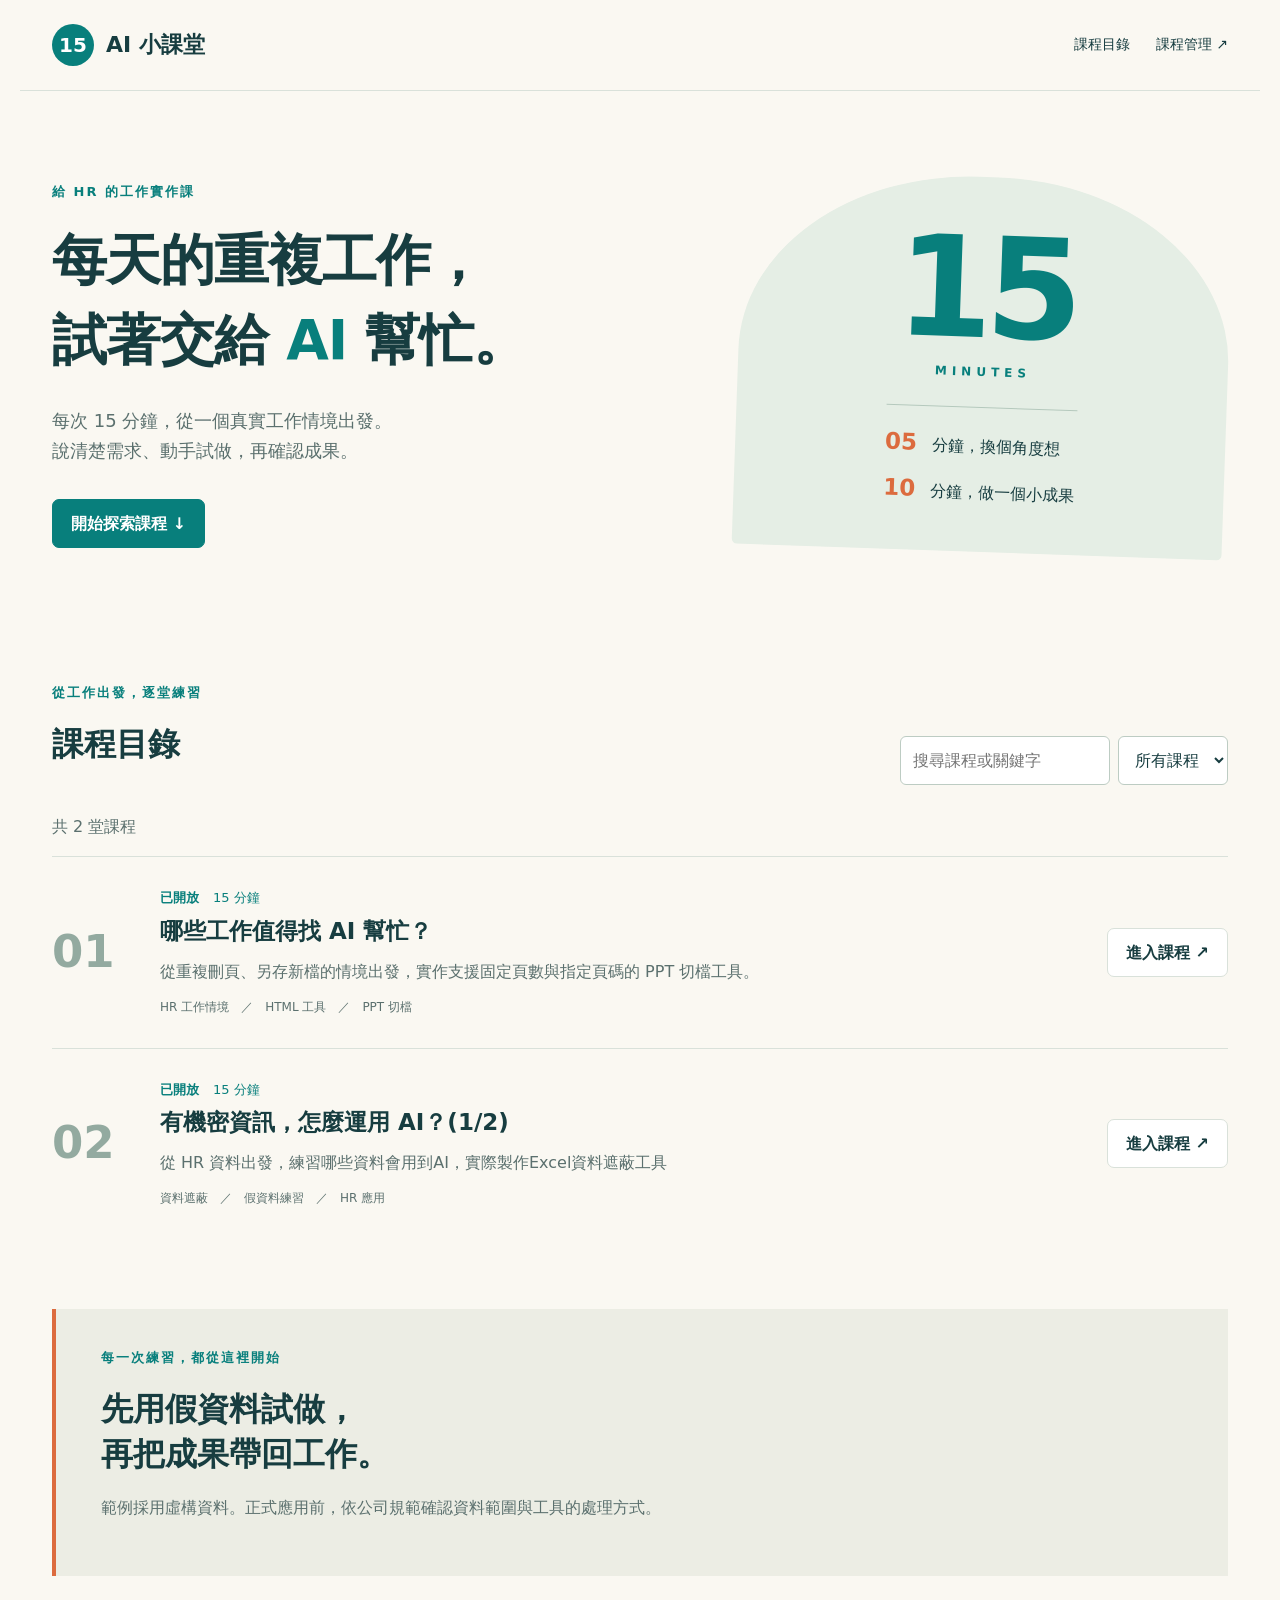
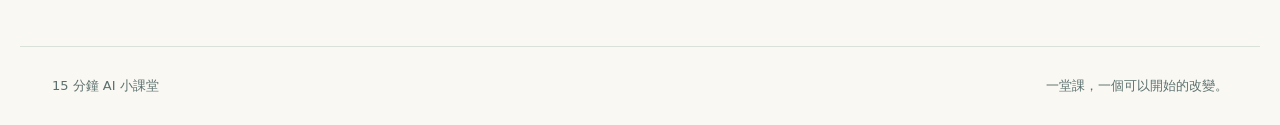
<file: index.html>
<!doctype html><html lang="zh-Hant"><head><meta charset="utf-8"><meta name="viewport" content="width=device-width,initial-scale=1"><meta name="description" content="15 分鐘 AI 小課堂，從 HR 的日常工作開始，學會把需求變成可驗證的小工具。"><title>15 分鐘 AI 小課堂</title><link rel="stylesheet" href="style.css"></head><body><header><a class="brand" href="index.html"><span class="brandmark">15</span>AI 小課堂</a><nav><a href="#courses">課程目錄</a><a href="admin.html">課程管理 ↗</a></nav></header><main><section class="hero"><div><p class="eyebrow">給 HR 的工作實作課</p><h1>每天的重複工作，<br>試著交給 <em>AI</em> 幫忙。</h1><p class="lead">每次 15 分鐘，從一個真實工作情境出發。<br>說清楚需求、動手試做，再確認成果。</p><a class="button primary" href="#courses">開始探索課程 ↓</a></div><div class="time-art" aria-label="5 分鐘觀念與 10 分鐘實作"><div class="minute">15<span>MINUTES</span></div><div class="time-details"><p><b>05</b> 分鐘，換個角度想</p><p><b>10</b> 分鐘，做一個小成果</p></div></div></section><section class="catalog" id="courses"><div class="section-head"><div><p class="eyebrow">從工作出發，逐堂練習</p><h2>課程目錄</h2></div><div class="filters"><label class="sr" for="search">搜尋課程</label><input id="search" type="search" placeholder="搜尋課程或關鍵字"><label class="sr" for="filter">課程狀態</label><select id="filter"><option value="all">所有課程</option><option value="published">已開放</option><option value="upcoming">即將上線</option></select></div></div><p id="message" role="status">正在讀取課程…</p><div id="course-list"></div></section><section class="principle"><p class="eyebrow">每一次練習，都從這裡開始</p><h2>先用假資料試做，<br>再把成果帶回工作。</h2><p>範例採用虛構資料。正式應用前，依公司規範確認資料範圍與工具的處理方式。</p></section></main><footer><span>15 分鐘 AI 小課堂</span><span>一堂課，一個可以開始的改變。</span></footer><dialog id="lesson-dialog"><button class="close" aria-label="關閉課程">×</button><article id="lesson-body"></article></dialog><script src="common.js"></script><script src="app.js"></script></body></html>
</file>
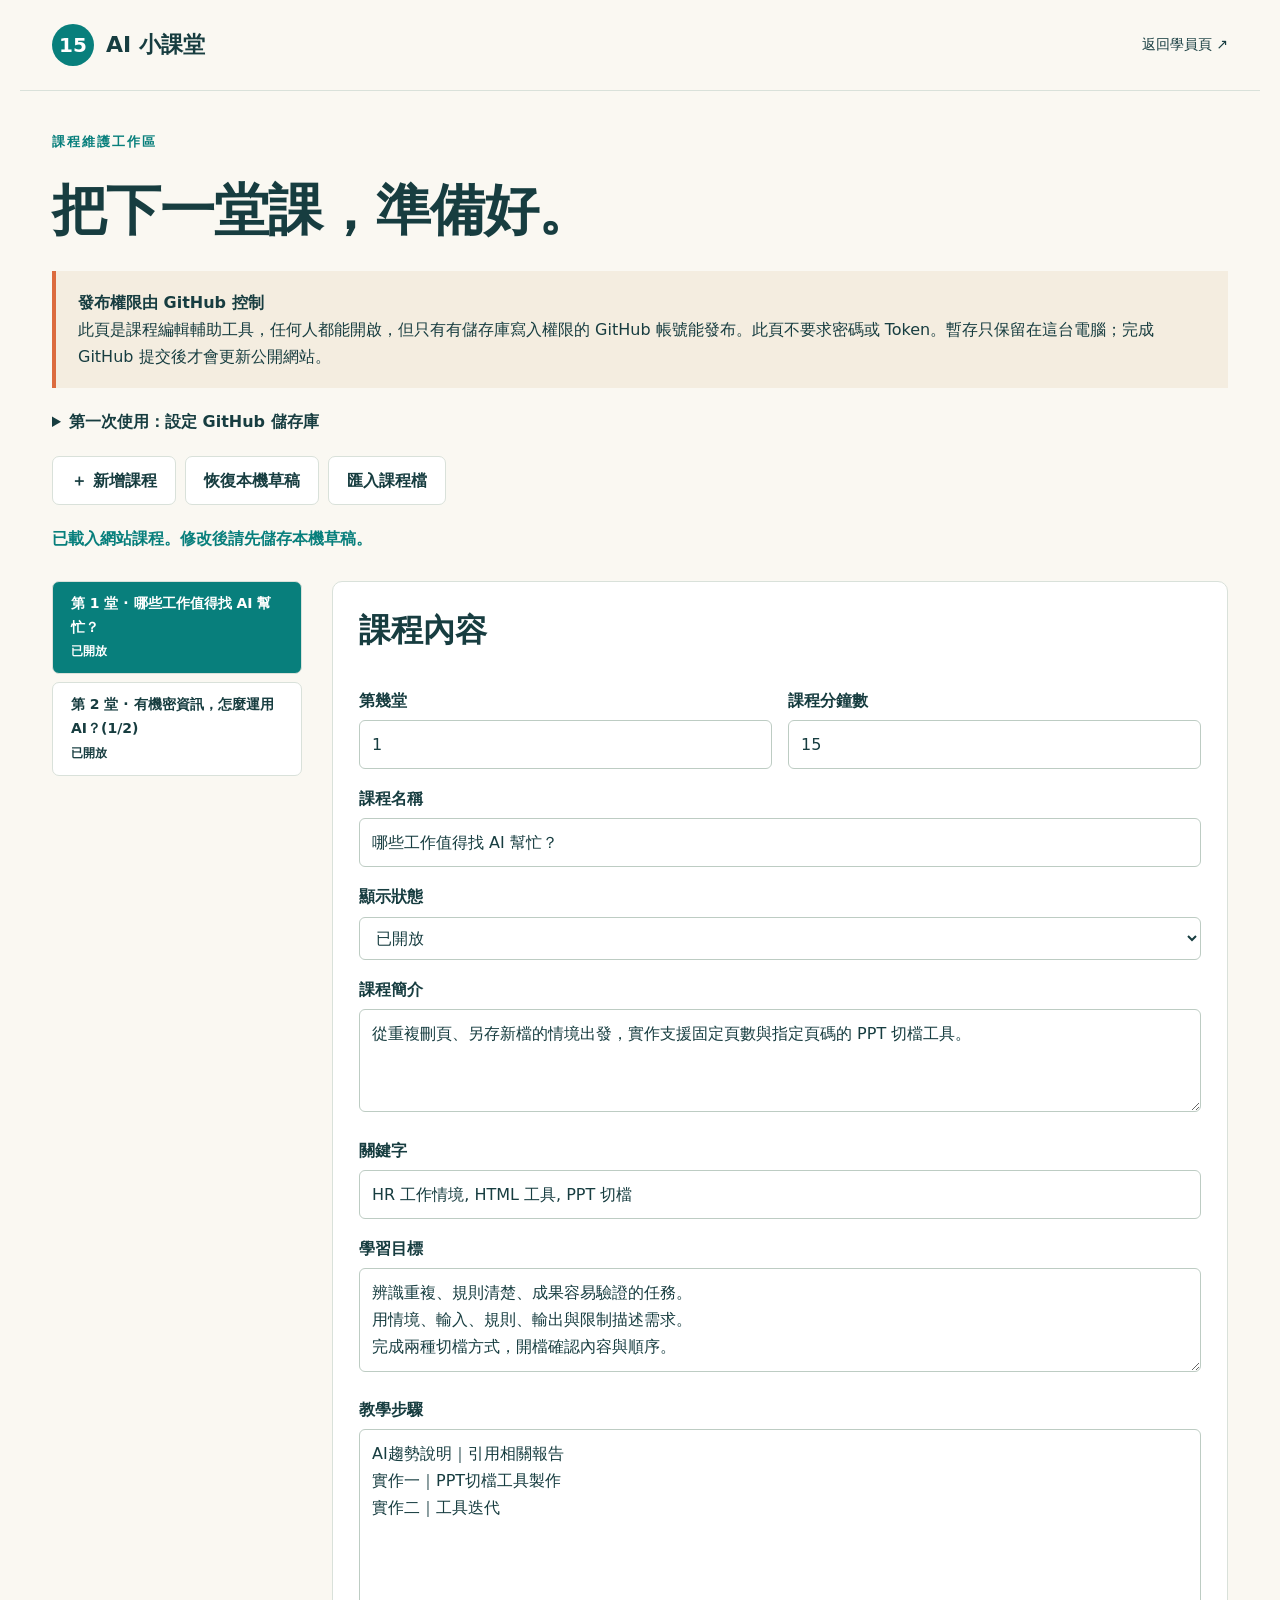
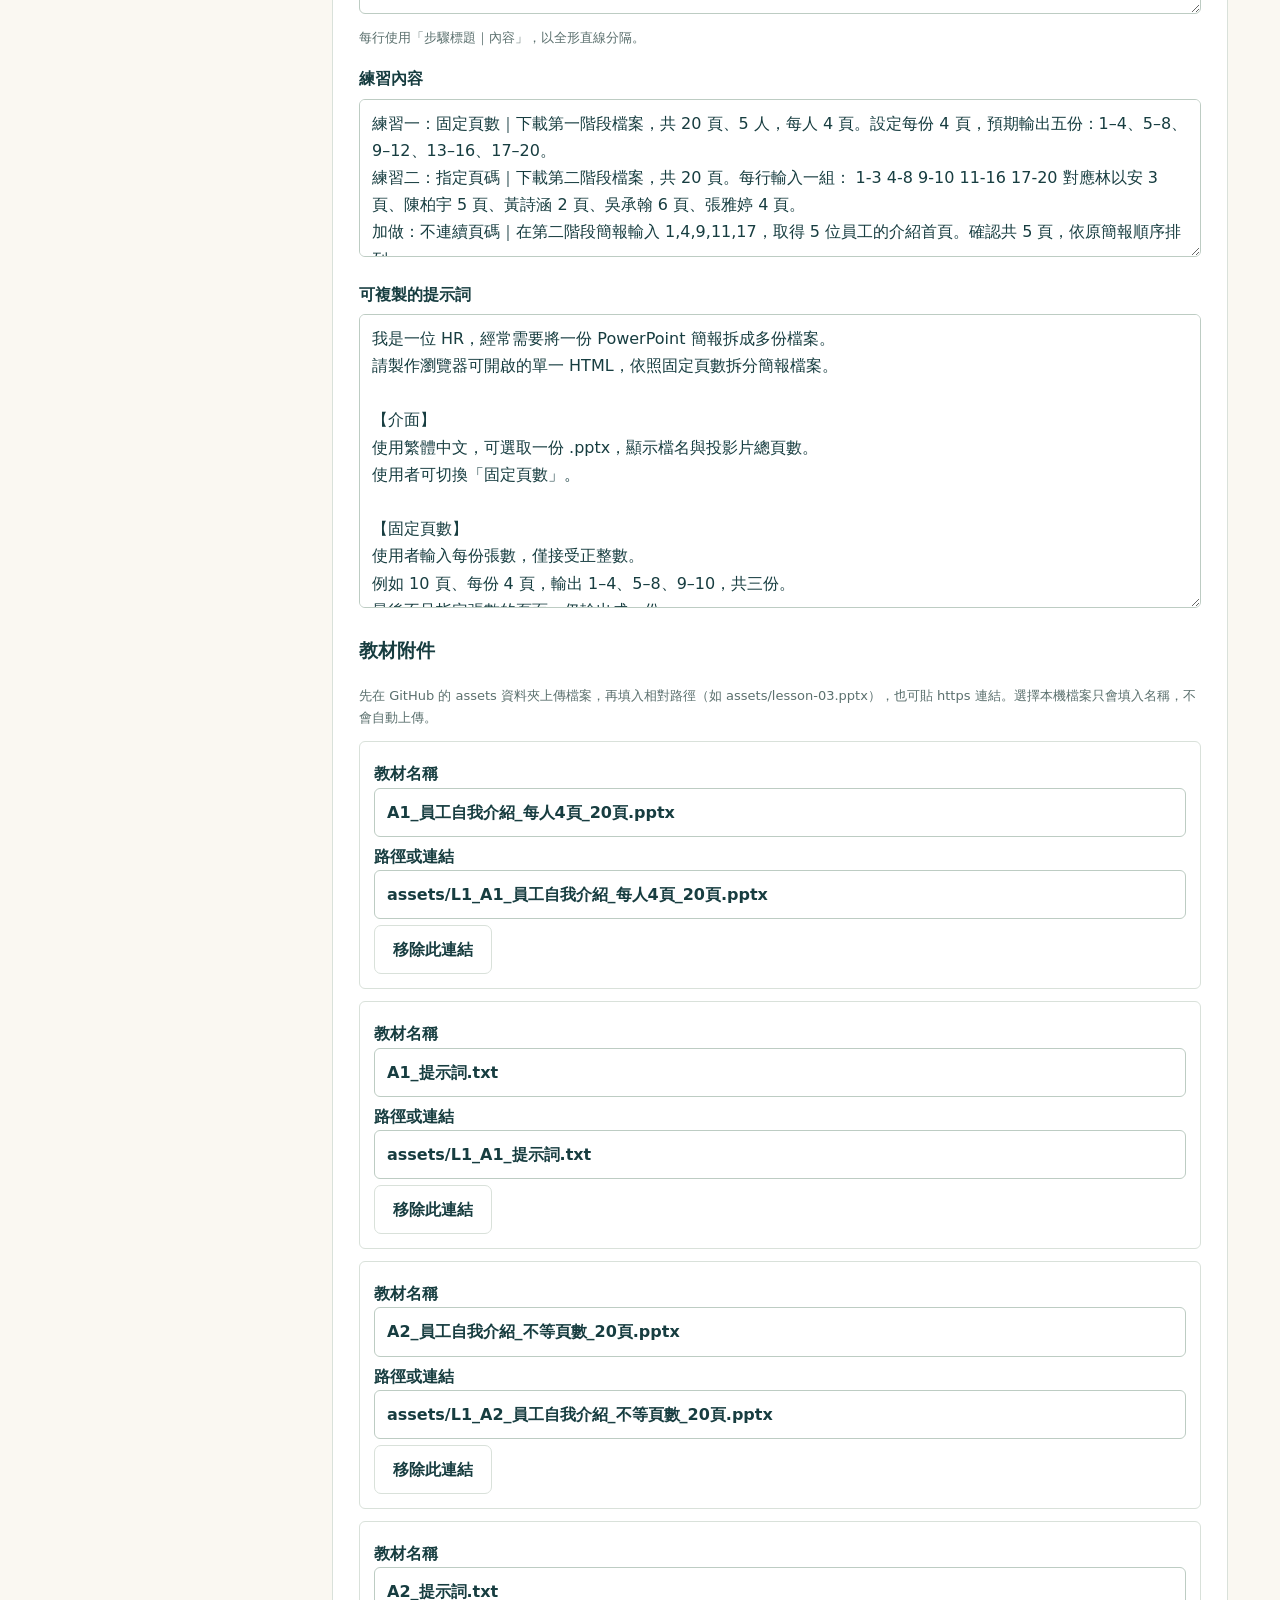
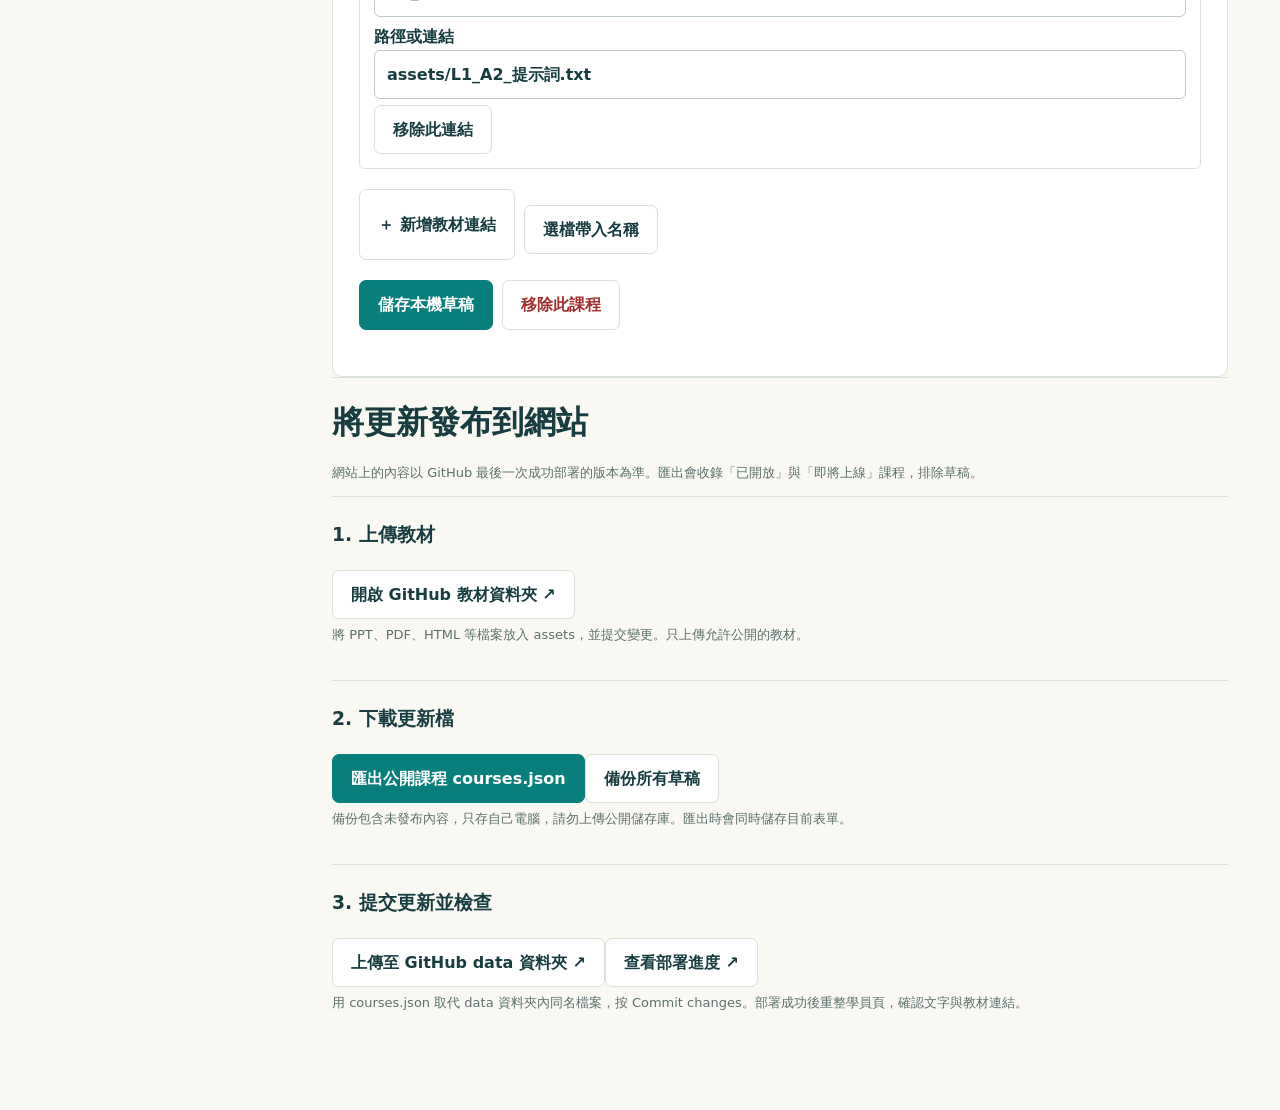
<file: admin.html>
<!doctype html><html lang="zh-Hant"><head><meta charset="utf-8"><meta name="viewport" content="width=device-width,initial-scale=1"><meta name="robots" content="noindex"><title>課程管理 · AI 小課堂</title><link rel="stylesheet" href="style.css"></head><body><header><a class="brand" href="index.html"><span class="brandmark">15</span>AI 小課堂</a><nav><a href="index.html">返回學員頁 ↗</a></nav></header><main class="admin-wrap"><p class="eyebrow">課程維護工作區</p><h1>把下一堂課，準備好。</h1><div class="notice"><strong>發布權限由 GitHub 控制</strong>此頁是課程編輯輔助工具，任何人都能開啟，但只有有儲存庫寫入權限的 GitHub 帳號能發布。此頁不要求密碼或 Token。暫存只保留在這台電腦；完成 GitHub 提交後才會更新公開網站。</div><details><summary>第一次使用：設定 GitHub 儲存庫</summary><div class="repo-box"><label>帳號／儲存庫<input id="repo" placeholder="例如 alan/ai-classroom" autocomplete="off"></label><label>發布分支<input id="branch" value="main" autocomplete="off"></label></div><button id="save-repo">儲存設定</button><p class="help">GitHub Pages 網址會自動帶入帳號與儲存庫；使用自訂網域時請手動設定。</p></details><div class="toolbar"><button id="add">＋ 新增課程</button><button id="restore">恢復本機草稿</button><label class="button">匯入課程檔<input class="sr" id="import" type="file" accept=".json,application/json"></label></div><p id="admin-status" role="status">正在讀取已發布課程…</p><div class="admin-grid"><aside><div class="admin-list" id="admin-list"></div></aside><section><form class="editor" id="editor"><h2>課程內容</h2><div class="form-row"><div><label for="order">第幾堂</label><input id="order" type="number" min="1" step="1" required></div><div><label for="minutes">課程分鐘數</label><input id="minutes" type="number" min="1" step="1" required></div></div><label for="title">課程名稱</label><input id="title" required maxlength="120"><label for="status">顯示狀態</label><select id="status"><option value="draft">草稿（僅本機，不匯出至公開網站）</option><option value="upcoming">即將上線（公開顯示已填內容）</option><option value="published">已開放</option></select><label for="summary">課程簡介</label><textarea id="summary" rows="3" required></textarea><label for="tags">關鍵字</label><input id="tags" placeholder="例如 HR, HTML, 效率工具"><label for="objectives">學習目標</label><textarea id="objectives" rows="3" placeholder="每行一個目標"></textarea><label for="steps">教學步驟</label><textarea id="steps" rows="6" placeholder="每行一個步驟，例如：&#10;前 5 分鐘｜找出工作中的重複任務&#10;後 10 分鐘｜製作並測試切檔工具"></textarea><p class="help">每行使用「步驟標題｜內容」，以全形直線分隔。</p><label for="exercises">練習內容</label><textarea id="exercises" rows="5" placeholder="每行一個練習，例如：&#10;固定頁數｜每 4 頁拆一份，核對共 5 份"></textarea><label for="prompt">可複製的提示詞</label><textarea id="prompt" rows="10"></textarea><h3>教材附件</h3><p class="help">先在 GitHub 的 assets 資料夾上傳檔案，再填入相對路徑（如 assets/lesson-03.pptx），也可貼 https 連結。選擇本機檔案只會填入名稱，不會自動上傳。</p><div id="attachments"></div><div class="toolbar"><button type="button" id="add-attachment">＋ 新增教材連結</button><label class="button">選檔帶入名稱<input class="sr" id="pick-files" type="file" multiple></label></div><div class="toolbar"><button class="primary" type="submit">儲存本機草稿</button><button class="danger" type="button" id="delete">移除此課程</button></div></form><section class="step"><h2>將更新發布到網站</h2><p class="help">網站上的內容以 GitHub 最後一次成功部署的版本為準。匯出會收錄「已開放」與「即將上線」課程，排除草稿。</p><div class="step"><h3>1. 上傳教材</h3><a class="button gh-link" id="upload-assets" target="_blank" rel="noopener noreferrer">開啟 GitHub 教材資料夾 ↗</a><p class="help">將 PPT、PDF、HTML 等檔案放入 assets，並提交變更。只上傳允許公開的教材。</p></div><div class="step"><h3>2. 下載更新檔</h3><button id="export" class="primary">匯出公開課程 courses.json</button><button id="backup">備份所有草稿</button><p class="help">備份包含未發布內容，只存自己電腦，請勿上傳公開儲存庫。匯出時會同時儲存目前表單。</p></div><div class="step"><h3>3. 提交更新並檢查</h3><a class="button gh-link" id="upload-data" target="_blank" rel="noopener noreferrer">上傳至 GitHub data 資料夾 ↗</a><a class="button gh-link" id="github-actions" target="_blank" rel="noopener noreferrer">查看部署進度 ↗</a><p class="help">用 courses.json 取代 data 資料夾內同名檔案，按 Commit changes。部署成功後重整學員頁，確認文字與教材連結。</p></div></section></section></div></main><script src="common.js"></script><script src="admin.js"></script></body></html>
</file>
<file: style.css>
:root{--ink:#173d40;--teal:#087f7c;--paper:#faf8f2;--line:#d9e1da;--muted:#5b706e;--orange:#dc6b3e}*{box-sizing:border-box}html{scroll-behavior:smooth}body{margin:0;background:var(--paper);color:var(--ink);font-family:"Noto Sans TC","Microsoft JhengHei",system-ui,sans-serif;line-height:1.7}header,main,footer{max-width:1240px;margin:auto}header{display:flex;align-items:center;justify-content:space-between;padding:24px 32px;border-bottom:1px solid var(--line)}a{color:var(--teal)}a:hover{text-decoration:underline}button,input,select,textarea{font:inherit}button,a.button{cursor:pointer}.brand{font-weight:800;font-size:22px;display:flex;align-items:center;gap:12px;text-decoration:none;color:var(--ink)}.brandmark{background:var(--teal);color:white;border-radius:50%;width:42px;height:42px;display:grid;place-items:center;font-size:20px}nav{display:flex;gap:26px}nav a{text-decoration:none;color:var(--ink);font-size:14px}.hero{padding:86px 32px 90px;display:grid;grid-template-columns:1.3fr 1fr;gap:48px;align-items:center}.eyebrow{font-size:13px;letter-spacing:2px;font-weight:700;color:var(--teal);margin:0 0 18px}h1{font-size:clamp(32px,4.3vw,56px);line-height:1.45;letter-spacing:-1px;margin:0}h1 em{font-style:normal;color:var(--teal)}.lead{color:var(--muted);font-size:18px;margin:25px 0 32px}.button,button{border:1px solid var(--line);border-radius:7px;padding:10px 18px;background:white;color:var(--ink);text-decoration:none;display:inline-block;font-weight:650}.primary{background:var(--teal);color:white;border-color:var(--teal)}.button:hover,button:hover{filter:brightness(.96);text-decoration:none}button:disabled{opacity:.45;cursor:not-allowed}.time-art{background:#e5eeE5;min-height:340px;border-radius:48% 48% 5px 5px;padding:35px;text-align:center;position:relative;transform:rotate(2deg)}.minute{font-size:140px;line-height:1.1;font-weight:800;letter-spacing:-8px;color:var(--teal)}.minute span{display:block;letter-spacing:5px;font-size:12px}.time-details{text-align:left;width:fit-content;margin:28px auto 0;border-top:1px solid #b5c9bd;padding-top:10px}.time-details p{margin:7px 0}.time-details b{color:var(--orange);font-size:23px;margin-right:10px}.catalog{padding:40px 32px 70px}.section-head{display:flex;justify-content:space-between;gap:20px;align-items:end;margin-bottom:28px}h2{font-size:32px;line-height:1.4;margin:0 0 18px}.filters{display:flex;gap:8px}.filters input{width:210px}input,select,textarea{border:1px solid #bdccc3;border-radius:6px;padding:10px 12px;background:white;color:var(--ink);min-width:0}textarea{resize:vertical;width:100%}.lesson-row{display:grid;grid-template-columns:80px 1fr 165px;gap:28px;padding:30px 0;border-top:1px solid var(--line);align-items:center}.lesson-number{font-size:45px;color:#93aaa0;font-weight:750}.lesson-row h3{margin:4px 0 10px;font-size:23px;line-height:1.5}.lesson-row p{margin:0;color:var(--muted)}.meta{font-size:13px;color:var(--teal)}.status{margin-right:14px;font-weight:bold}.upcoming .status{color:#a65c34}.tags{font-size:12px;margin-top:12px;color:var(--muted)}.row-action{text-align:right}.principle{margin:0 32px 70px;padding:38px 45px;background:#ecede4;border-left:4px solid var(--orange)}.principle p:last-child{max-width:700px;color:var(--muted)}footer{padding:28px 32px;display:flex;justify-content:space-between;border-top:1px solid var(--line);font-size:13px;color:var(--muted)}dialog{width:min(900px,94vw);max-height:90vh;border:0;border-radius:12px;padding:48px;background:var(--paper);color:var(--ink);overflow:auto}dialog::backdrop{background:#102c36b3}.close{position:absolute;right:16px;top:12px;font-size:24px;line-height:1;padding:8px 12px}.detail-title{font-size:32px;line-height:1.5;margin:12px 0}.detail-section{border-top:1px solid var(--line);margin-top:28px;padding-top:22px}.detail-section h3{font-size:20px;margin:0 0 10px}.detail-section p{white-space:pre-wrap}.resource{display:flex;justify-content:space-between;align-items:center;gap:12px;padding:14px 0;border-bottom:1px solid var(--line)}pre{white-space:pre-wrap;overflow-wrap:anywhere;padding:20px;background:#e9eee8;border-radius:6px;font-size:14px}#message{color:var(--muted)}.sr{position:absolute;width:1px;height:1px;overflow:hidden;clip:rect(0,0,0,0)}:focus-visible{outline:3px solid var(--orange);outline-offset:3px}.admin-wrap{padding:40px 32px}.notice{padding:18px 22px;border-left:4px solid var(--orange);background:#f4ede0;margin:20px 0}.notice strong{display:block}.admin-grid{display:grid;grid-template-columns:250px 1fr;gap:30px;margin-top:28px}.admin-list button{display:block;width:100%;text-align:left;margin-bottom:8px;font-size:14px}.admin-list button.selected{background:var(--teal);color:white}.editor{padding:26px;background:white;border:1px solid var(--line);border-radius:10px}.editor label{display:block;font-weight:bold;margin:16px 0 6px}.editor input,.editor select{width:100%}.form-row{display:grid;grid-template-columns:1fr 1fr;gap:16px}.toolbar{display:flex;flex-wrap:wrap;gap:9px;margin:20px 0}.help{font-size:13px;color:var(--muted);margin:5px 0 12px}.danger{color:#a12e2e}.step{border-top:1px solid var(--line);padding:22px 0}.step h3{margin-top:0}.attachment-edit{border:1px solid var(--line);padding:14px;margin:12px 0;border-radius:6px}.attachment-edit label{margin-top:4px}.hidden{display:none!important}#admin-status{min-height:28px;color:var(--teal);font-weight:bold}.repo-box{display:grid;grid-template-columns:2fr 1fr;gap:12px}.repo-box input{width:100%}details{margin:15px 0}summary{cursor:pointer;font-weight:bold}@media(max-width:760px){header{padding:18px 20px}.brand{font-size:17px}nav{gap:12px}nav a{font-size:12px}.hero{grid-template-columns:1fr;padding:50px 20px;gap:35px}.time-art{min-height:240px;max-width:340px;width:100%;margin:auto}.minute{font-size:95px}.catalog{padding:30px 20px}.section-head{display:block}.filters{margin-top:20px}.filters input{width:100%}.lesson-row{grid-template-columns:45px 1fr;gap:15px}.lesson-number{font-size:30px}.row-action{grid-column:2;text-align:left}.lesson-row h3{font-size:20px}.principle{margin:20px;padding:25px}footer{padding:22px;display:block}footer span{display:block}dialog{padding:45px 22px 25px}.detail-title{font-size:25px}.admin-wrap{padding:25px 18px}.admin-grid{grid-template-columns:1fr}.form-row,.repo-box{grid-template-columns:1fr}.editor{padding:18px}.resource{align-items:start}.time-art{transform:none}}
</file>
